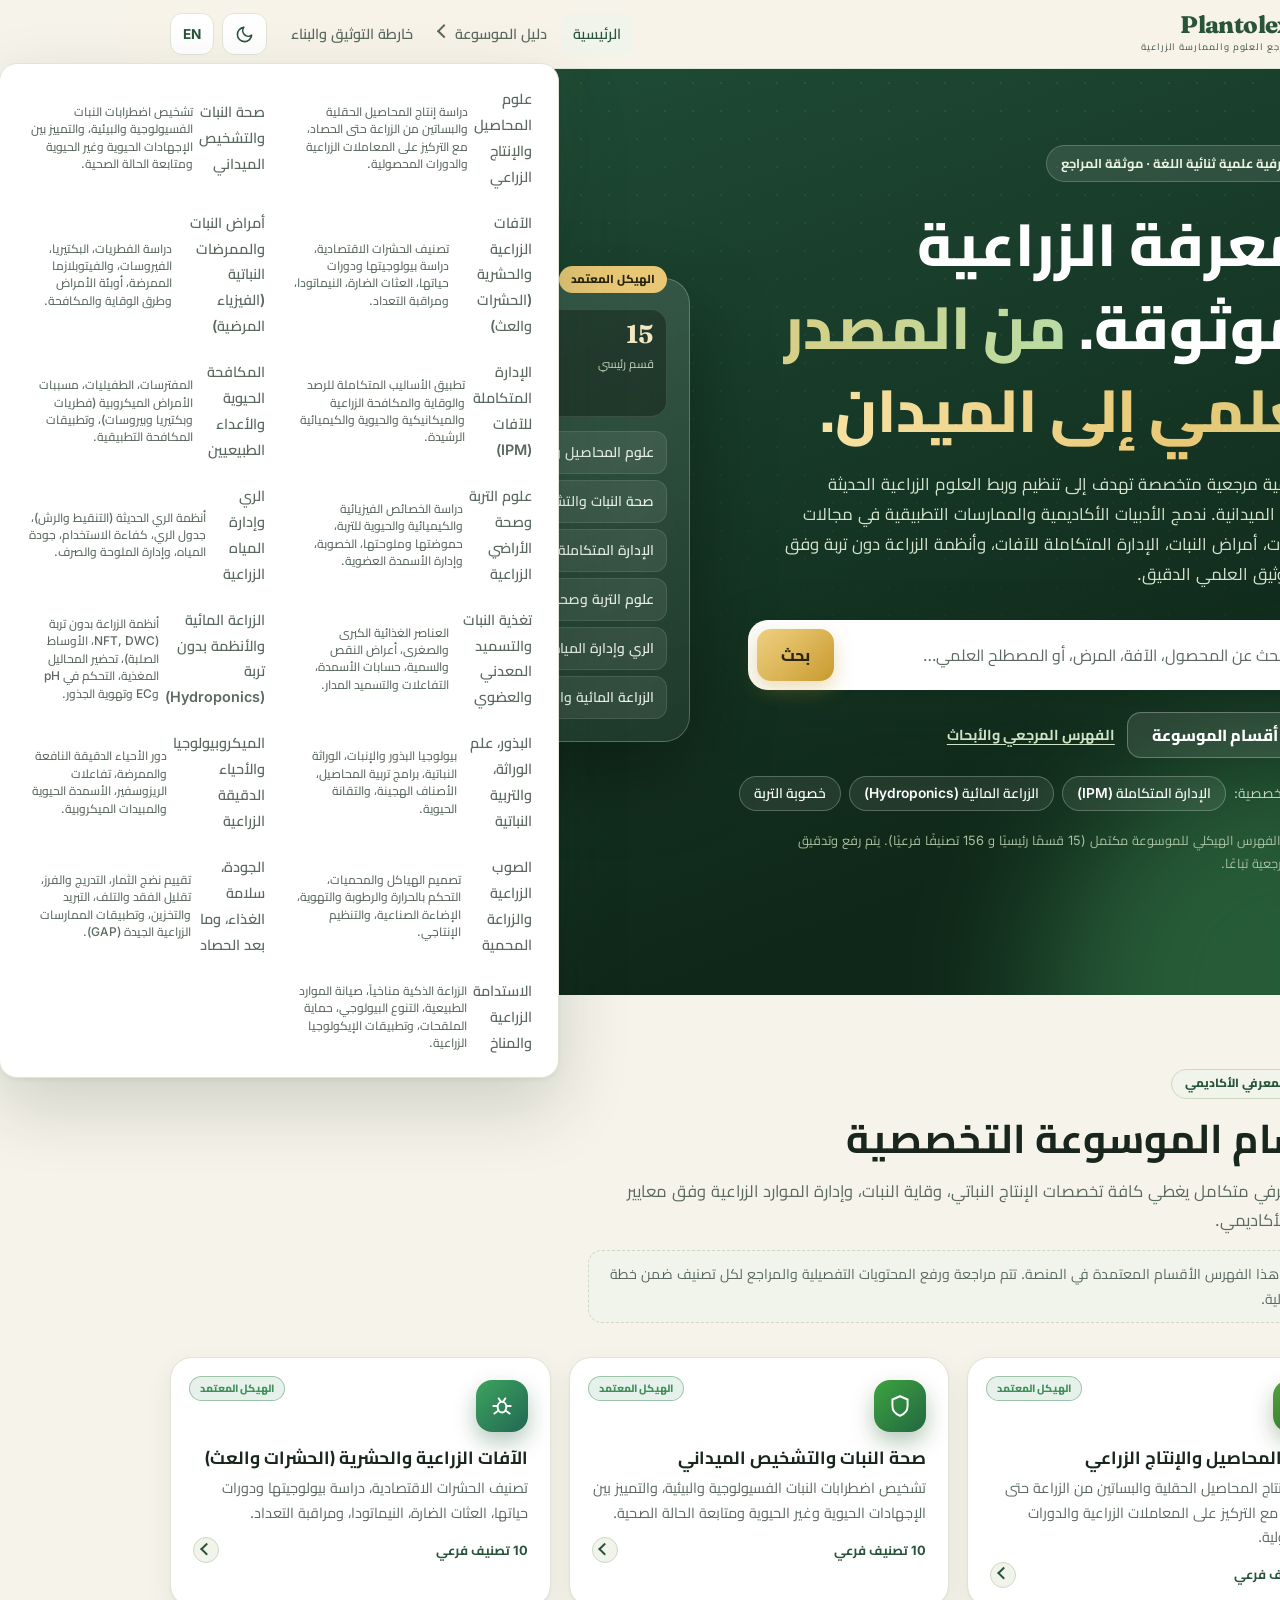
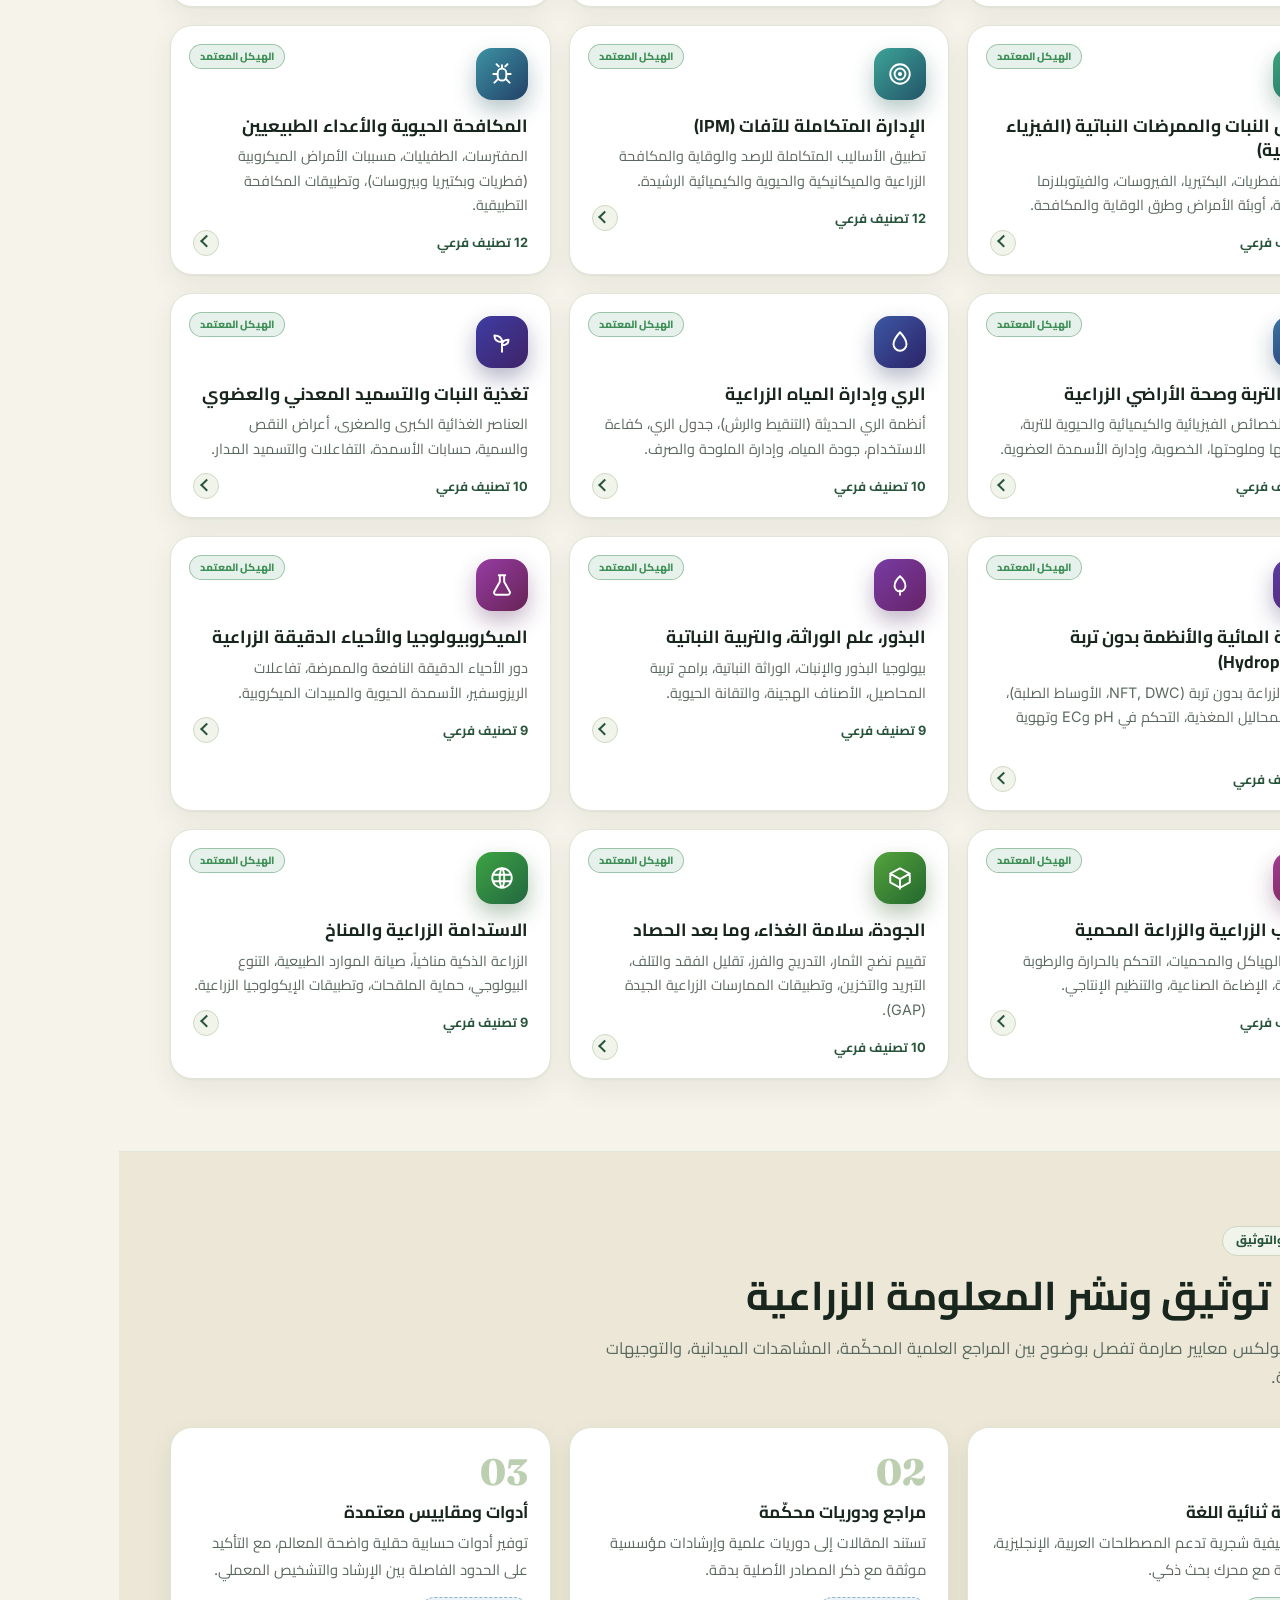
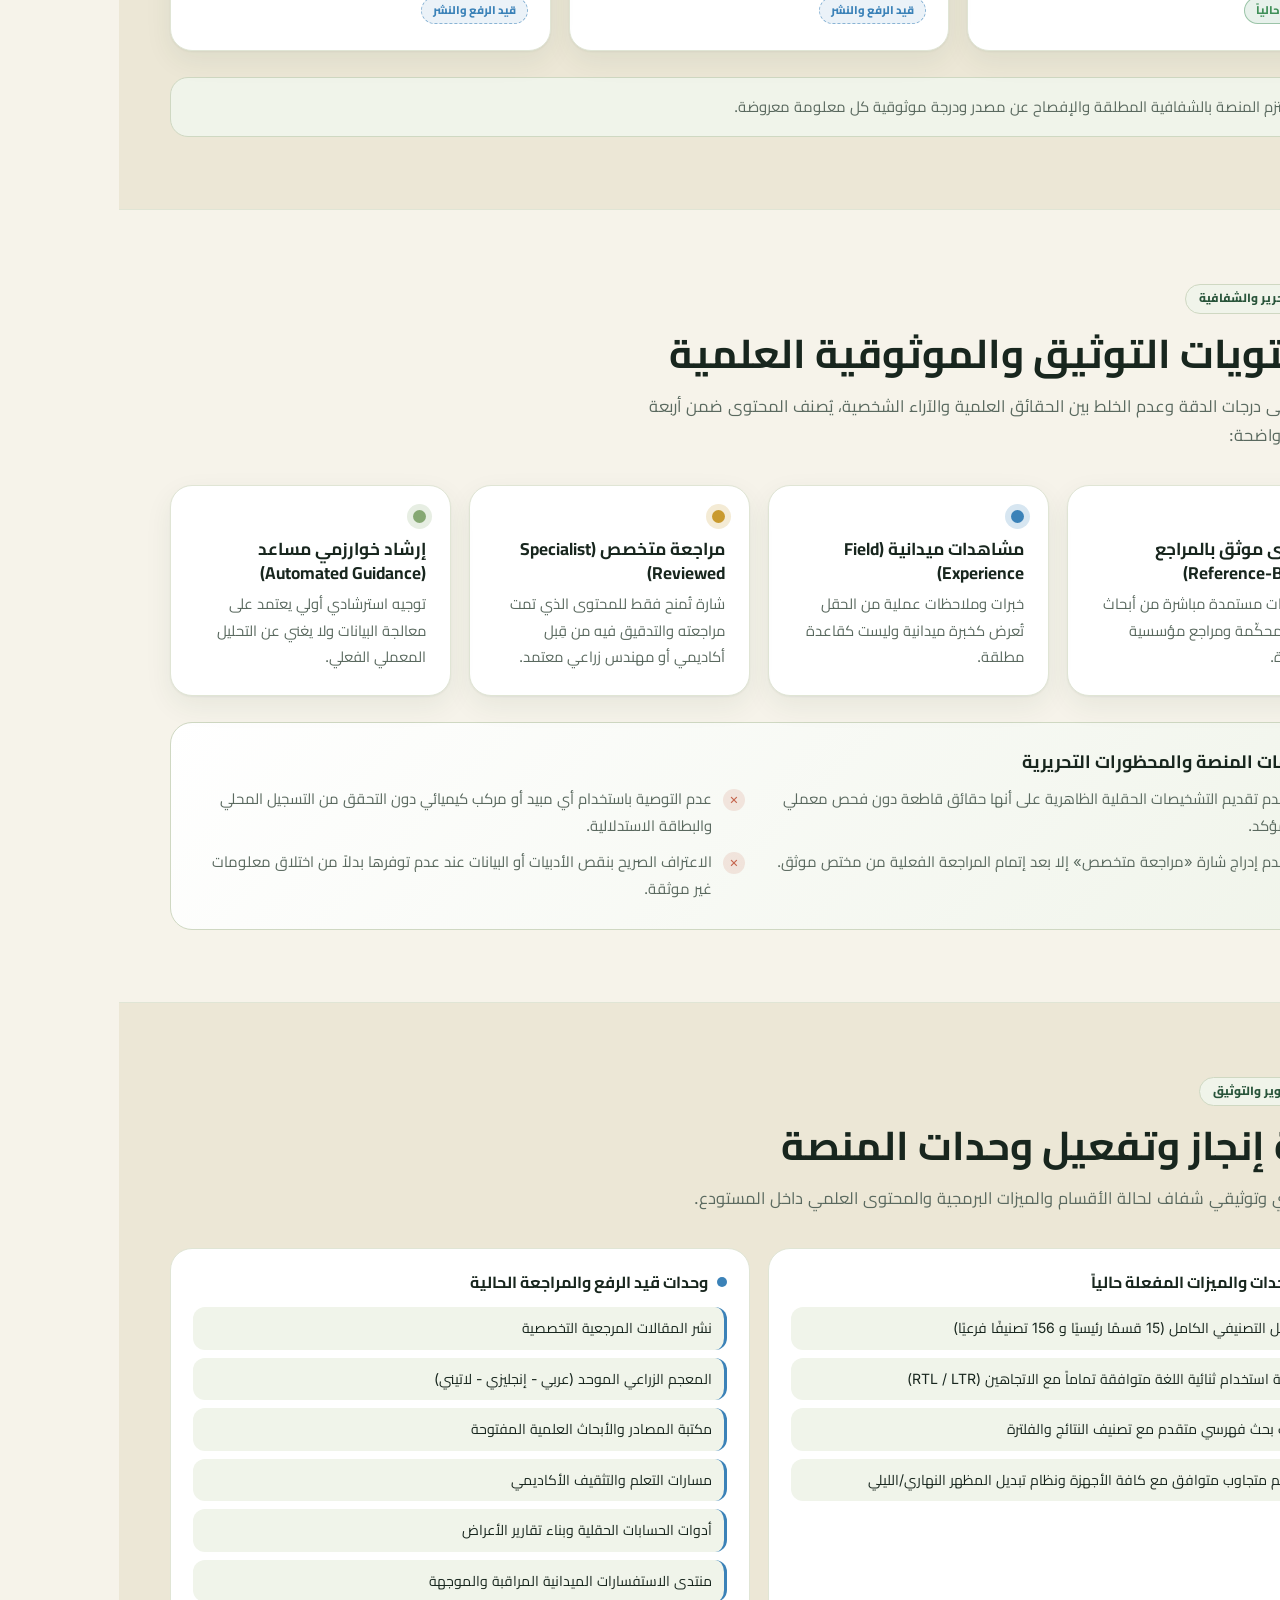
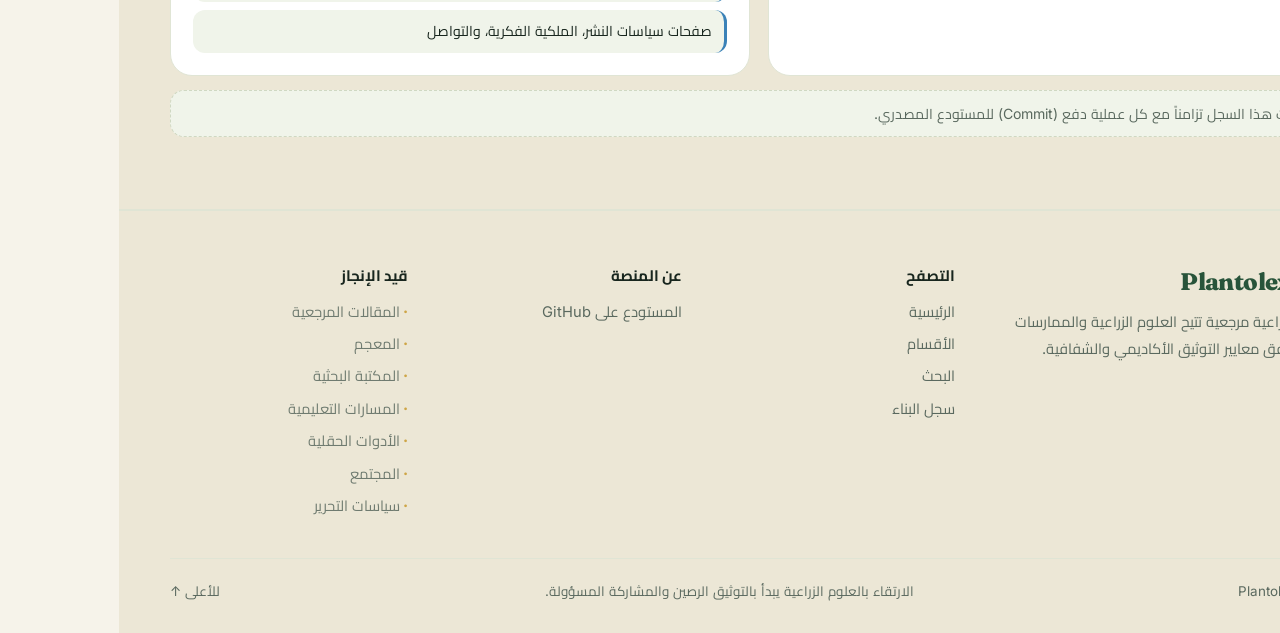
<file: index.html>
<!DOCTYPE html>
<html lang="ar" dir="rtl" data-theme="light">
<head>
<meta charset="UTF-8">
<meta name="viewport" content="width=device-width, initial-scale=1, viewport-fit=cover">
<meta name="color-scheme" content="light dark">
<meta name="theme-color" content="#14301f">
<meta name="description" content="Plantolex — The Agricultural Knowledge Encyclopedia. بلانتولكس: موسوعة زراعية ثنائية اللغة تربط البحث العلمي بالممارسة الميدانية.">
<meta property="og:title" content="Plantolex — The Agricultural Knowledge Encyclopedia">
<meta property="og:description" content="Bilingual agricultural encyclopedia: categories, references, learning, tools and community. موسوعة زراعية ثنائية اللغة.">
<meta property="og:type" content="website">
<title>Plantolex | The Agricultural Knowledge Encyclopedia</title>
<link rel="icon" href="data:image/svg+xml,%3Csvg xmlns='http://www.w3.org/2000/svg' viewBox='0 0 64 64'%3E%3Crect width='64' height='64' rx='15' fill='%2328543a'/%3E%3Cpath d='M32 47C21 43 17 31 21 20c10 2 15 12 11 27z' fill='%2386a873'/%3E%3Cpath d='M32 47c0-14 6-25 18-31 2 14-4 27-18 31z' fill='%23f4f1e7'/%3E%3C/svg%3E">
<link rel="preconnect" href="https://fonts.googleapis.com">
<link rel="preconnect" href="https://fonts.gstatic.com" crossorigin>
<link href="https://fonts.googleapis.com/css2?family=Cairo:wght@400;500;600;700;800&family=Fraunces:opsz,wght@9..144,600;9..144,700;9..144,800&family=Inter:wght@400;500;600;700&display=swap" rel="stylesheet">

<script>
(function () {
  var d = document.documentElement;
  try {
    var th = localStorage.getItem("plx-theme");
    if (!th) th = (window.matchMedia && matchMedia("(prefers-color-scheme: dark)").matches) ? "dark" : "light";
    d.setAttribute("data-theme", th);
    var lg = localStorage.getItem("plx-lang") === "en" ? "en" : "ar";
    d.lang = lg;
    d.dir = lg === "ar" ? "rtl" : "ltr";
  } catch (e) {}
})();
</script>
<link rel="stylesheet" href="styles.css">
</head>
<body>
<a class="skip" href="#main" data-i18n="skip"></a>
<div id="bar" aria-hidden="true"></div>

<svg width="0" height="0" style="position:absolute" aria-hidden="true" focusable="false">
  <symbol id="logo" viewBox="40 30 830 560">
    <path style="fill:var(--ink)" d="M150 347 L113 460 C240 462 380 495 447 523 L452 552 C380 502 200 472 58 497 L122 360Z"/>
    <path style="fill:var(--ink)" d="M762 347 L800 460 C672 462 535 495 468 523 L463 552 C535 502 715 472 852 497 L790 360Z"/>
    <path style="fill:var(--ink)" d="M440 538 C446 570 470 570 476 538 L470 522 L446 522Z"/>
    <path style="fill:var(--sage)" d="M188 320 C320 335 410 410 445 516 C360 450 250 425 155 425Z"/>
    <path style="fill:var(--sage)" d="M727 320 C595 335 505 410 470 516 C555 450 665 425 758 422Z"/>
    <path style="fill:var(--sage)" d="M218 130 C300 135 400 180 428 290 C432 330 435 360 440 388 C400 360 350 340 320 320 C250 280 215 210 218 130Z"/>
    <path style="fill:var(--sage)" d="M440 385 C448 430 455 480 456 522 C462 480 468 430 478 380 C465 360 450 370 440 385Z"/>
    <path style="fill:var(--ink)" fill-rule="evenodd" d="M695 45 C700 150 660 250 560 310 C520 330 490 345 475 380 C470 340 460 300 460 240 C470 120 560 70 695 45Z M600 153 C540 185 490 250 465 300 C478 245 520 195 600 153Z"/>
  </symbol>
</svg>

<header class="top">
  <div class="wrap nav">
    <a class="brand" href="#home" aria-label="Plantolex">
      <svg viewBox="40 30 830 560" aria-hidden="true"><use href="#logo"></use></svg>
      <span><b>Plantolex</b><small data-i18n="brandSub"></small></span>
    </a>
    <nav class="main" id="nav">
      <a href="#home" data-i18n="navHome"></a>
      <div class="dd" id="dd">
        <button type="button" id="ddBtn" aria-expanded="false" aria-controls="ddMenu">
          <span data-i18n="navEncyclopedia"></span><span class="caret" aria-hidden="true"></span>
        </button>
        <div class="ddmenu" id="ddMenu"></div>
      </div>
      <a href="#build" data-i18n="navPreview"></a>
    </nav>
    <div class="tools">
      <button class="ib" id="themeBtn" type="button">
        <svg class="moon" viewBox="0 0 24 24"><path d="M21 12.8A9 9 0 1 1 11.2 3a7 7 0 0 0 9.8 9.8z"/></svg>
        <svg class="sun" viewBox="0 0 24 24"><circle cx="12" cy="12" r="4"/><path d="M12 2v2M12 20v2M4.9 4.9l1.4 1.4M17.7 17.7l1.4 1.4M2 12h2M20 12h2M4.9 19.1l1.4-1.4M17.7 6.3l1.4-1.4"/></svg>
      </button>
      <button class="ib" id="langBtn" type="button"></button>
      <button class="ib" id="menuBtn" type="button" aria-expanded="false" aria-controls="nav">
        <svg viewBox="0 0 24 24"><path d="M4 7h16M4 12h16M4 17h16"/></svg>
      </button>
    </div>
  </div>
</header>

<section class="hero" id="home">
  <i class="blob b1" aria-hidden="true"></i><i class="blob b2" aria-hidden="true"></i>
  <div class="wrap hgrid">
    <div>
      <span class="eyebrow"><span data-i18n="eyebrow"></span></span>
      <h1 data-i18n="heroTitle"></h1>
      <p class="lead" data-i18n="heroLead"></p>

      <form class="search" id="sform" role="search">
        <svg viewBox="0 0 24 24" aria-hidden="true"><circle cx="11" cy="11" r="7"/><path d="M20 20l-3.5-3.5"/></svg>
        <input id="q" type="search" autocomplete="off" enterkeyhint="search">
        <button class="btn" type="submit" data-i18n="searchBtn"></button>
      </form>

      <div class="hero-cta">
        <a class="btn ghost" href="#categories" data-i18n="ctaExplore"></a>
        <a class="text-link" href="#build" data-i18n="ctaSecondary"></a>
      </div>

      <div class="chips">
        <span data-i18n="tryLabel"></span>
        <button class="chip" type="button" data-q="IPM" data-i18n="chipIPM"></button>
        <button class="chip" type="button" data-q="hydroponics" data-i18n="chipHydro"></button>
        <button class="chip" type="button" data-q="soil" data-i18n="chipSoil"></button>
      </div>

      <p class="hero-note" data-i18n="heroNote"></p>
    </div>

    <aside class="hcard" aria-label="Directory">
      <span class="tagline" data-i18n="stStructure"></span>
      <div class="hstats">
        <div class="hstat"><b id="statCats">15</b><span data-i18n="lblCats"></span></div>
        <div class="hstat"><b id="statSubs">156</b><span data-i18n="lblSubs"></span></div>
        <div class="hstat"><b id="statLangs">2</b><span data-i18n="lblLangs"></span></div>
      </div>
      <div class="hlinks" id="heroLinks"></div>
    </aside>
  </div>
</section>

<div class="wrap">
  <section class="results" id="results" aria-live="polite" hidden>
    <div class="rhead">
      <div><h2 data-i18n="rTitle"></h2><div id="rsum"></div></div>
      <button class="rlink" id="clear" type="button" data-i18n="rClear"></button>
    </div>
    <div class="rfilters" id="rfilters" role="group">
      <button class="rf" type="button" data-f="all" aria-pressed="true" data-i18n="rAll"></button>
      <button class="rf" type="button" data-f="cat" aria-pressed="false" data-i18n="rCat"></button>
      <button class="rf" type="button" data-f="sub" aria-pressed="false" data-i18n="rSub"></button>
    </div>
    <div class="rlist" id="rlist"></div>
  </section>
</div>

<main id="main">
  <section class="s" id="categories">
    <div class="wrap">
      <div class="head rv">
        <span class="tag" data-i18n="catTag"></span>
        <h2 data-i18n="catTitle"></h2>
        <p data-i18n="catS"></p>
        <div class="note" data-i18n="catNote"></div>
      </div>
      <div class="catgrid rv" id="catGrid"></div>
    </div>
  </section>

  <section class="s alt" id="how">
    <div class="wrap">
      <div class="head rv">
        <span class="tag" data-i18n="howTag"></span>
        <h2 data-i18n="howT"></h2>
        <p data-i18n="howS"></p>
      </div>
      <div class="steps rv">
        <div class="step">
          <div class="n">01</div>
          <h3 data-i18n="howN1T"></h3>
          <p data-i18n="howN1B"></p>
          <span class="badge now" data-i18n="badgeNow"></span>
        </div>
        <div class="step">
          <div class="n">02</div>
          <h3 data-i18n="howN2T"></h3>
          <p data-i18n="howN2B"></p>
          <span class="badge build" data-i18n="badgeBuild"></span>
        </div>
        <div class="step">
          <div class="n">03</div>
          <h3 data-i18n="howN3T"></h3>
          <p data-i18n="howN3B"></p>
          <span class="badge build" data-i18n="badgeBuild"></span>
        </div>
      </div>
      <div class="callout rv">
        <svg viewBox="0 0 24 24" aria-hidden="true"><circle cx="12" cy="12" r="9"/><path d="M12 8h.01M11 12h1v5h1"/></svg>
        <span data-i18n="howNote"></span>
      </div>
    </div>
  </section>

  <section class="s" id="trust">
    <div class="wrap">
      <div class="head rv">
        <span class="tag" data-i18n="trustTag"></span>
        <h2 data-i18n="trustT"></h2>
        <p data-i18n="trustS"></p>
      </div>
      <div class="grid g4 rv">
        <div class="trustcard"><div class="dot" style="--c:var(--c-ref)"></div><h3 data-i18n="t1T"></h3><p data-i18n="t1P"></p></div>
        <div class="trustcard"><div class="dot" style="--c:var(--c-plan)"></div><h3 data-i18n="t2T"></h3><p data-i18n="t2P"></p></div>
        <div class="trustcard"><div class="dot" style="--c:var(--c-spec)"></div><h3 data-i18n="t3T"></h3><p data-i18n="t3P"></p></div>
        <div class="trustcard"><div class="dot" style="--c:var(--sage)"></div><h3 data-i18n="t4T"></h3><p data-i18n="t4P"></p></div>
      </div>
      <div class="never rv">
        <h3 data-i18n="neverT"></h3>
        <ul>
          <li data-i18n="nev1"></li>
          <li data-i18n="nev2"></li>
          <li data-i18n="nev3"></li>
          <li data-i18n="nev4"></li>
        </ul>
      </div>
    </div>
  </section>

  <section class="s alt" id="build">
    <div class="wrap">
      <div class="head rv">
        <span class="tag" data-i18n="buildTag"></span>
        <h2 data-i18n="buildT"></h2>
        <p data-i18n="buildS"></p>
      </div>
      <div class="buildgrid rv">
        <div class="buildcol live">
          <h3><i aria-hidden="true"></i><span data-i18n="liveT"></span></h3>
          <ul>
            <li data-i18n="live1"></li>
            <li data-i18n="live2"></li>
            <li data-i18n="live3"></li>
            <li data-i18n="live4"></li>
          </ul>
        </div>
        <div class="buildcol next">
          <h3><i aria-hidden="true"></i><span data-i18n="nextT"></span></h3>
          <ul>
            <li data-i18n="next1"></li>
            <li data-i18n="next2"></li>
            <li data-i18n="next3"></li>
            <li data-i18n="next4"></li>
            <li data-i18n="next5"></li>
            <li data-i18n="next6"></li>
            <li data-i18n="next7"></li>
          </ul>
        </div>
      </div>
      <p class="note rv" data-i18n="buildNote"></p>
    </div>
  </section>
</main>

<footer class="ft">
  <div class="wrap">
    <div class="fgrid">
      <div>
        <a class="brand" href="#home">
          <svg viewBox="40 30 830 560" aria-hidden="true"><use href="#logo"></use></svg>
          <span><b>Plantolex</b></span>
        </a>
        <p data-i18n="footAbout" style="max-width:380px"></p>
      </div>
      <div>
        <h4 data-i18n="fExplore"></h4>
        <ul>
          <li><a href="#home" data-i18n="fHome"></a></li>
          <li><a href="#categories" data-i18n="fCats"></a></li>
          <li><a href="#home" data-i18n="fSearch"></a></li>
          <li><a href="#build" data-i18n="fBuild"></a></li>
        </ul>
      </div>
      <div>
        <h4 data-i18n="fProject"></h4>
        <ul>
          <li><a href="https://github.com/Kuro-By-Aya/Plantolex" target="_blank" rel="noopener noreferrer" data-i18n="fGitHub"></a></li>
        </ul>
      </div>
      <div>
        <h4 data-i18n="fArriving"></h4>
        <ul class="arriving">
          <li data-i18n="sh1"></li>
          <li data-i18n="sh2"></li>
          <li data-i18n="sh3"></li>
          <li data-i18n="sh4"></li>
          <li data-i18n="sh5"></li>
          <li data-i18n="sh6"></li>
          <li data-i18n="sh7"></li>
        </ul>
      </div>
    </div>
    <div class="fbot">
      <span>© <span id="yr"></span> Plantolex</span>
      <span data-i18n="footTag"></span>
      <a href="#home" data-i18n="top"></a>
    </div>
  </div>
</footer>

<!-- المسارات مباشرة في الجذر دون مجلد content لتجنب الأخطاء -->
<script src="ui.js"></script>
<script src="categories.js"></script>
<script src="app.js"></script>
</body>
</html>
</file>
<file: styles.css>
:root{
  --bg:#f6f3ea;--bg2:#ece7d6;--surface:#fff;--surface2:#f0f4ea;--surface3:#e6eddc;
  --text:#18261e;--muted:#5a695f;--line:#e0e5d5;--line2:#cfd8c2;
  --brand:#28543a;--sage:#86a873;--gold:#e8c875;--gold2:#c99a2e;
  --ink:#28543a;--ink-soft:#386b49;
  --c-ref:#3f8f58;--c-spec:#c99a2e;--c-plan:#3b82b8;
  --shadow:0 1px 2px rgba(24,48,32,.05),0 10px 28px rgba(31,65,42,.07);
  --shadow-lg:0 2px 4px rgba(24,48,32,.06),0 28px 70px rgba(20,48,31,.18);
  --hero-a:#21503a;--hero-b:#0f2718;
  --fd:"Fraunces","Cairo",Georgia,serif;
  --fb:"Inter","Cairo",system-ui,-apple-system,"Segoe UI",Tahoma,sans-serif;
  --r:22px;
}
[data-theme="dark"]{
  --bg:#0c1510;--bg2:#101c15;--surface:#15241b;--surface2:#1a2d22;--surface3:#21382a;
  --text:#e8efe3;--muted:#9bb0a1;--line:#233829;--line2:#2f4a38;
  --brand:#9fc58a;--gold:#e8c875;--gold2:#e8c875;
  --ink:#b4d8a0;--ink-soft:#9fc58a;
  --c-ref:#62bd7d;--c-spec:#e8c875;--c-plan:#6ab0e3;
  --shadow:0 1px 2px rgba(0,0,0,.3),0 10px 28px rgba(0,0,0,.35);
  --shadow-lg:0 2px 4px rgba(0,0,0,.4),0 28px 70px rgba(0,0,0,.55);
  --hero-a:#16301f;--hero-b:#08110c;
}

*{box-sizing:border-box;margin:0;padding:0}
html{scroll-behavior:smooth;scroll-padding-top:88px;-webkit-text-size-adjust:100%}
body{background:var(--bg);color:var(--text);font-family:var(--fb);line-height:1.8;
  -webkit-font-smoothing:antialiased;transition:background .3s,color .3s;overflow-x:hidden}
button,input{font:inherit;color:inherit}
button{cursor:pointer;-webkit-tap-highlight-color:transparent;background:none;border:0}
a{color:inherit}
:focus-visible{outline:3px solid var(--gold);outline-offset:3px;border-radius:8px}
[hidden]{display:none!important}
.wrap{width:min(1180px,92%);margin-inline:auto}
h1,h2,h3,h4{font-family:var(--fd);line-height:1.25;letter-spacing:-.015em}
html[lang="ar"] h1,html[lang="ar"] h2,html[lang="ar"] h3,html[lang="ar"] h4{font-family:"Cairo",var(--fd);letter-spacing:0;line-height:1.4}
.skip{position:absolute;inset-inline-start:12px;top:-60px;background:var(--gold);color:#241e08;
  padding:10px 16px;border-radius:10px;font-weight:700;z-index:200;text-decoration:none}
.skip:focus{top:10px}
#bar{position:fixed;top:0;inset-inline:0;height:3px;z-index:120;
  background:linear-gradient(90deg,var(--sage),var(--gold));transform-origin:left;transform:scaleX(0)}
[dir="rtl"] #bar{transform-origin:right}

header.top{position:sticky;top:0;z-index:100;
  background:color-mix(in srgb,var(--bg) 78%,transparent);
  -webkit-backdrop-filter:saturate(1.5) blur(16px);backdrop-filter:saturate(1.5) blur(16px);
  border-bottom:1px solid var(--line)}
.nav{display:flex;align-items:center;gap:12px;min-height:68px}
.brand{display:flex;align-items:center;gap:11px;text-decoration:none;margin-inline-end:auto}
.brand svg{width:46px;height:32px;flex-shrink:0;overflow:visible}
.brand b{display:block;font-family:"Fraunces",Georgia,serif;font-size:1.5rem;font-weight:800;
  color:var(--ink);line-height:1.05;letter-spacing:-.025em}
.brand small{display:block;font-size:.58rem;letter-spacing:.1em;text-transform:uppercase;
  color:var(--muted);font-weight:600;margin-top:2px}
nav.main{display:flex;gap:2px;align-items:center}
nav.main a,nav.main .dd>button{text-decoration:none;font-size:.9rem;font-weight:600;color:var(--muted);
  padding:8px 12px;border-radius:10px;transition:.2s;display:inline-flex;align-items:center;gap:6px}
nav.main a:hover,nav.main a.on,nav.main .dd>button:hover,nav.main .dd.open>button{color:var(--ink);background:var(--surface2)}
.dd{position:relative}
.dd>button .caret{width:10px;height:10px;border-inline-end:2px solid currentColor;
  border-bottom:2px solid currentColor;transform:rotate(45deg) translate(-2px,-2px);transition:.2s}
.dd.open>button .caret{transform:rotate(-135deg) translate(-1px,-1px)}
.ddmenu{position:absolute;top:calc(100% + 8px);inset-inline-start:0;min-width:min(560px,86vw);
  background:var(--surface);border:1px solid var(--line);border-radius:18px;box-shadow:var(--shadow-lg);
  padding:14px;display:grid;grid-template-columns:repeat(2,minmax(0,1fr));gap:4px;z-index:110}
.ddmenu a{display:block;text-decoration:none;padding:9px 12px;border-radius:12px;font-size:.88rem;
  font-weight:600;color:var(--text);transition:.15s}
.ddmenu a small{display:block;font-weight:500;color:var(--muted);font-size:.75rem;line-height:1.45}
.ddmenu a:hover{background:var(--surface2);color:var(--ink)}
.tools{display:flex;gap:8px}
.ib{height:42px;min-width:42px;padding:0 12px;border-radius:12px;border:1px solid var(--line);
  background:var(--surface);display:inline-flex;align-items:center;justify-content:center;gap:6px;
  font-weight:700;font-size:.85rem;color:var(--ink);transition:.2s}
.ib:hover{border-color:var(--sage);transform:translateY(-1px)}
.ib svg{width:19px;height:19px;stroke:currentColor;fill:none;stroke-width:2;stroke-linecap:round;stroke-linejoin:round}
.sun{display:none}[data-theme="dark"] .sun{display:block}[data-theme="dark"] .moon{display:none}
#menuBtn{display:none}

.hero{position:relative;overflow:hidden;color:#fff;padding:76px 0 120px;
  border-radius:0 0 48px 48px;isolation:isolate;
  background:linear-gradient(160deg,var(--hero-a),var(--hero-b) 80%)}
.hero .blob{position:absolute;border-radius:50%;filter:blur(70px);opacity:.55;z-index:-1;
  animation:drift 18s ease-in-out infinite alternate}
.hero .b1{width:460px;height:460px;background:#c9a64a;top:-190px;inset-inline-end:-120px;opacity:.32}
.hero .b2{width:520px;height:520px;background:#3f8f58;bottom:-260px;inset-inline-start:-160px;opacity:.5;animation-delay:-6s}
@keyframes drift{to{transform:translate(40px,-30px) scale(1.12)}}
.hero::before{content:"";position:absolute;inset:0;z-index:-1;opacity:.55;pointer-events:none;
  background-image:radial-gradient(rgba(255,255,255,.13) 1px,transparent 1px);background-size:28px 28px;
  -webkit-mask-image:linear-gradient(to bottom,#000,transparent 85%);mask-image:linear-gradient(to bottom,#000,transparent 85%)}
.hgrid{display:grid;grid-template-columns:minmax(0,1.08fr) minmax(0,.92fr);gap:48px;align-items:center}
.hgrid>*{min-width:0}
.eyebrow{display:inline-flex;align-items:center;gap:9px;font-size:.8rem;font-weight:700;color:#eaf2e0;
  background:rgba(255,255,255,.1);border:1px solid rgba(255,255,255,.2);padding:6px 14px;border-radius:99px}
.hero h1{font-size:clamp(2.1rem,5.2vw,3.7rem);margin:22px 0 16px;font-weight:800}
.hero h1 em{font-style:normal;background:linear-gradient(90deg,#f6e2a3,#e8c875 45%,#b9dca4);
  -webkit-background-clip:text;background-clip:text;color:transparent}
.lead{max-width:580px;color:#d6e4cf;font-size:1.05rem}
.search{display:flex;gap:8px;max-width:600px;margin-top:30px;background:var(--surface);border-radius:20px;
  padding:8px;box-shadow:var(--shadow-lg);border:1px solid rgba(255,255,255,.14)}
.search>svg{width:22px;height:22px;stroke:var(--muted);fill:none;stroke-width:2;stroke-linecap:round;
  margin:auto 10px;flex-shrink:0}
.search input{flex:1;min-width:0;border:0;outline:0;background:transparent;color:var(--text);padding:12px 2px;font-size:1rem}
.search input::placeholder{color:var(--muted)}
.btn{border-radius:14px;background:linear-gradient(135deg,#f0d283,var(--gold2));color:#2a2410;font-weight:800;
  padding:0 24px;min-height:46px;transition:.2s;box-shadow:0 8px 20px rgba(201,154,46,.35);
  display:inline-flex;align-items:center;justify-content:center;gap:8px;text-decoration:none}
.btn:hover{transform:translateY(-2px);filter:brightness(1.06)}
.btn.ghost{background:rgba(255,255,255,.1);color:#fff;border:1px solid rgba(255,255,255,.28);box-shadow:none}
.btn.ghost:hover{background:rgba(255,255,255,.2)}
.hero-cta{display:flex;flex-wrap:wrap;gap:12px;align-items:center;margin-top:22px}
.hero-cta .text-link{color:#cfe3c6;font-weight:700;font-size:.9rem;text-decoration:underline;text-underline-offset:4px}
.hero-cta .text-link:hover{color:#fff}
.chips{display:flex;flex-wrap:wrap;gap:8px;align-items:center;margin-top:18px;font-size:.86rem;color:#c5d8bd}
.chip{border:1px solid rgba(255,255,255,.24);background:rgba(255,255,255,.08);color:#fff;
  padding:4px 14px;border-radius:99px;font-weight:600;transition:.2s}
.chip:hover{background:rgba(255,255,255,.2)}
.hero-note{margin-top:18px;font-size:.8rem;color:#a9c0a2;max-width:560px}

.hcard{position:relative;border-radius:26px;padding:22px;background:linear-gradient(160deg,rgba(255,255,255,.14),rgba(255,255,255,.05));
  border:1px solid rgba(255,255,255,.22);-webkit-backdrop-filter:blur(18px);backdrop-filter:blur(18px);
  box-shadow:0 30px 80px rgba(0,0,0,.35)}
.hcard .tagline{position:absolute;top:-13px;inset-inline-start:22px;background:var(--gold);color:#2a2410;
  font-size:.72rem;font-weight:800;padding:3px 12px;border-radius:99px}
.hstats{display:flex;gap:10px;margin:8px 0 14px;flex-wrap:wrap}
.hstat{flex:1 1 90px;background:rgba(10,24,16,.4);border:1px solid rgba(255,255,255,.12);border-radius:16px;padding:10px 12px}
.hstat b{display:block;font-family:"Fraunces",serif;font-size:1.6rem;line-height:1.1;color:#f2e7bf}
.hstat span{font-size:.72rem;color:#c3d4bc}
.hlinks{display:grid;gap:6px}
.hlinks a{display:flex;justify-content:space-between;gap:10px;text-decoration:none;font-size:.87rem;font-weight:600;
  color:#e7f0e2;background:rgba(255,255,255,.08);border:1px solid rgba(255,255,255,.1);
  border-radius:12px;padding:8px 12px;transition:.15s}
.hlinks a:hover{background:rgba(255,255,255,.18)}
.hlinks a i{font-style:normal;color:#a9c0a2;font-size:.78rem;font-weight:500}

main{position:relative}
section.s{padding:72px 0}
section.s.alt{background:var(--bg2);border-block:1px solid var(--line)}
.head{max-width:760px;margin-bottom:34px}
.tag{display:inline-flex;align-items:center;gap:8px;font-size:.74rem;font-weight:800;color:var(--ink);
  background:var(--surface2);border:1px solid var(--line2);padding:3px 13px;border-radius:99px;
  margin-bottom:12px;letter-spacing:.05em;text-transform:uppercase}
html[lang="ar"] .tag{letter-spacing:0;text-transform:none}
h2{font-size:clamp(1.7rem,3.6vw,2.5rem);color:var(--text)}
.head p{color:var(--muted);margin-top:10px;font-size:1.03rem}
.note{margin-top:14px;font-size:.88rem;color:var(--muted);background:var(--surface2);
  border:1px dashed var(--line2);border-radius:14px;padding:10px 14px}
.grid{display:grid;gap:18px}
.g3{grid-template-columns:repeat(3,minmax(0,1fr))}
.g4{grid-template-columns:repeat(4,minmax(0,1fr))}
.g2{grid-template-columns:repeat(2,minmax(0,1fr))}

.catgrid{display:grid;grid-template-columns:repeat(3,minmax(0,1fr));gap:18px}
.cat{background:var(--surface);border:1px solid var(--line);border-radius:var(--r);box-shadow:var(--shadow);
  overflow:hidden;transition:border-color .25s,box-shadow .25s;scroll-margin-top:96px}
.cat:hover{border-color:var(--sage)}
.cat.open{border-color:var(--sage);box-shadow:var(--shadow-lg)}
.cat-head{display:block;width:100%;text-align:start;padding:22px 22px 18px;position:relative}
.tile{width:52px;height:52px;border-radius:16px;display:grid;place-items:center;margin-bottom:14px;
  background:linear-gradient(135deg,hsl(var(--h) 46% 44%),hsl(calc(var(--h) + 24) 50% 27%));
  box-shadow:0 10px 22px hsl(var(--h) 50% 22% / .32)}
.tile svg{width:26px;height:26px;stroke:#fff;fill:none;stroke-width:1.8;stroke-linecap:round;stroke-linejoin:round}
.st{position:absolute;top:18px;inset-inline-end:18px;font-size:.66rem;font-weight:800;padding:2px 10px;
  border-radius:99px;border:1px solid color-mix(in srgb,var(--c-ref) 45%,transparent);
  color:var(--c-ref);background:color-mix(in srgb,var(--c-ref) 12%,transparent)}
.cat h3{font-size:1.1rem;margin-bottom:6px}
.cat .desc{color:var(--muted);font-size:.9rem;line-height:1.7}
.cat-meta{display:flex;align-items:center;justify-content:space-between;gap:8px;margin-top:12px;
  font-size:.8rem;font-weight:700;color:var(--ink)}
.chev{width:26px;height:26px;border-radius:50%;background:var(--surface2);border:1px solid var(--line2);
  display:grid;place-items:center;transition:transform .25s;flex-shrink:0}
.chev::before{content:"";width:7px;height:7px;border-inline-end:2px solid var(--ink);
  border-bottom:2px solid var(--ink);transform:rotate(45deg) translate(-1px,-1px)}
.cat-head[aria-expanded="true"] .chev{transform:rotate(-180deg)}
.subs{border-top:1px solid var(--line);background:var(--surface2);padding:16px 22px 20px}
.subs-label{display:block;font-size:.72rem;font-weight:800;text-transform:uppercase;letter-spacing:.06em;
  color:var(--muted);margin-bottom:8px}
html[lang="ar"] .subs-label{text-transform:none;letter-spacing:0}
.sublist{list-style:none;display:flex;flex-wrap:wrap;gap:7px}
.sublist li{font-size:.82rem;font-weight:600;color:var(--text);background:var(--surface);
  border:1px solid var(--line);border-radius:99px;padding:4px 12px;line-height:1.5}

.steps{display:grid;grid-template-columns:repeat(3,minmax(0,1fr));gap:18px}
.step{background:var(--surface);border:1px solid var(--line);border-radius:var(--r);padding:26px 22px;box-shadow:var(--shadow)}
.step .n{font-family:"Fraunces",serif;font-size:2.3rem;font-weight:800;line-height:1;color:var(--sage);opacity:.55;margin-bottom:10px}
.step h3{font-size:1.06rem;margin-bottom:6px}
.step p{color:var(--muted);font-size:.92rem}
.badge{display:inline-block;margin-top:14px;font-size:.7rem;font-weight:800;border-radius:99px;padding:2px 11px}
.badge.now{color:var(--c-ref);border:1px solid color-mix(in srgb,var(--c-ref) 45%,transparent);
  background:color-mix(in srgb,var(--c-ref) 12%,transparent)}
.badge.build{color:var(--c-plan);border:1px dashed color-mix(in srgb,var(--c-plan) 55%,transparent);
  background:color-mix(in srgb,var(--c-plan) 10%,transparent)}
.callout{margin-top:26px;display:flex;gap:14px;align-items:flex-start;padding:16px 20px;border-radius:18px;
  background:var(--surface2);border:1px solid var(--line2);color:var(--muted);font-size:.93rem}
.callout svg{width:22px;height:22px;flex-shrink:0;stroke:var(--ink);fill:none;stroke-width:2;margin-top:3px;
  stroke-linecap:round;stroke-linejoin:round}

.trustcard{background:var(--surface);border:1px solid var(--line);border-radius:var(--r);padding:24px;box-shadow:var(--shadow)}
.trustcard .dot{width:13px;height:13px;border-radius:50%;margin-bottom:14px;background:var(--c);
  box-shadow:0 0 0 6px color-mix(in srgb,var(--c) 20%,transparent)}
.trustcard h3{font-size:1.08rem;margin-bottom:6px}
.trustcard p{color:var(--muted);font-size:.92rem}
.never{margin-top:26px;border-radius:var(--r);padding:26px;border:1px solid var(--line2);
  background:linear-gradient(135deg,var(--surface),var(--surface2))}
.never h3{font-size:1.12rem;margin-bottom:12px}
.never ul{list-style:none;display:grid;grid-template-columns:repeat(2,minmax(0,1fr));gap:10px 28px}
.never li{display:flex;gap:11px;color:var(--muted);font-size:.93rem}
.never li::before{content:"✕";flex-shrink:0;width:22px;height:22px;border-radius:50%;display:grid;place-items:center;
  font-size:.7rem;font-weight:800;color:#c4624a;background:rgba(196,98,74,.14);margin-top:3px}

.buildgrid{display:grid;grid-template-columns:repeat(2,minmax(0,1fr));gap:18px}
.buildcol{background:var(--surface);border:1px solid var(--line);border-radius:var(--r);padding:22px}
.buildcol h3{font-size:1rem;display:flex;gap:9px;align-items:center;margin-bottom:14px;font-family:var(--fb)}
html[lang="ar"] .buildcol h3{font-family:"Cairo",var(--fb)}
.buildcol h3 i{width:10px;height:10px;border-radius:50%;background:var(--c);flex-shrink:0}
.buildcol li{list-style:none;padding:10px 12px;border-radius:12px;background:var(--surface2);font-size:.88rem;
  margin-top:8px;color:var(--text);line-height:1.6;border-inline-start:3px solid var(--c)}
.buildcol.live{--c:var(--c-ref)}
.buildcol.next{--c:var(--c-plan)}

.results{margin:-64px auto 8px;position:relative;z-index:5;background:var(--surface);border:1px solid var(--sage);
  border-radius:26px;padding:26px;box-shadow:var(--shadow-lg)}
.rhead{display:flex;justify-content:space-between;gap:12px;align-items:flex-start;margin-bottom:14px;flex-wrap:wrap}
.results h2{font-size:1.35rem}
#rsum{color:var(--muted);font-size:.9rem}
.rfilters{display:flex;gap:8px;flex-wrap:wrap;margin-bottom:14px}
.rf{padding:7px 15px;border-radius:99px;border:1px solid var(--line2);background:var(--surface);
  font-weight:700;font-size:.83rem;color:var(--muted);transition:.2s}
.rf:hover{border-color:var(--sage)}
.rf[aria-pressed="true"]{background:var(--brand);border-color:var(--brand);color:#fff}
[data-theme="dark"] .rf[aria-pressed="true"]{color:#0c1510}
.rlist{display:grid;gap:12px;grid-template-columns:repeat(2,minmax(0,1fr))}
.ritem{border:1px solid var(--line);border-radius:16px;padding:14px 16px;background:var(--bg);
  display:flex;flex-direction:column;align-items:flex-start}
.ritem h3{font-size:1rem;margin-bottom:2px}
.ritem p{color:var(--muted);font-size:.88rem}
.pill{display:inline-block;font-size:.7rem;font-weight:800;padding:2px 11px;border-radius:99px;
  background:var(--surface2);color:var(--ink);border:1px solid var(--line2);margin-bottom:10px}
.rlink{color:var(--ink);font-weight:800;margin-top:10px;font-size:.88rem;text-decoration:underline;
  text-underline-offset:3px;background:none;border:0;padding:0;cursor:pointer}
.rlink:hover{color:var(--ink-soft)}
.empty{grid-column:1/-1;text-align:center;color:var(--muted);padding:26px 16px}

footer.ft{background:var(--bg2);border-top:1px solid var(--line);padding:54px 0 30px;color:var(--muted);font-size:.92rem}
.fgrid{display:grid;grid-template-columns:1.5fr 1fr 1fr 1fr;gap:36px;margin-bottom:32px}
.ft h4{font-size:.8rem;text-transform:uppercase;letter-spacing:.08em;color:var(--text);margin-bottom:12px;font-family:var(--fb)}
html[lang="ar"] .ft h4{text-transform:none;letter-spacing:0;font-family:"Cairo",var(--fb);font-size:.95rem}
.ft ul{list-style:none}.ft li{margin:6px 0}
.ft a{text-decoration:none}.ft a:hover{color:var(--ink);text-decoration:underline}
.ft .brand{margin-bottom:12px}
.ft .arriving li{color:var(--muted);opacity:.85}
.ft .arriving li::before{content:"· ";color:var(--gold2);font-weight:800}
.fbot{display:flex;justify-content:space-between;gap:12px;flex-wrap:wrap;border-top:1px solid var(--line);
  padding-top:20px;font-size:.84rem}

.crumbs{font-size:.83rem;color:var(--muted);padding:14px 0 0}
.crumbs ol{list-style:none;display:flex;flex-wrap:wrap;gap:6px;align-items:center}
.crumbs li+li::before{content:"›";margin-inline-end:6px;color:var(--line2)}
[dir="rtl"] .crumbs li+li::before{content:"‹"}
.crumbs a{text-decoration:none}.crumbs a:hover{text-decoration:underline;color:var(--ink)}
.crumbs [aria-current]{color:var(--text);font-weight:600}

.nf{min-height:56vh;display:grid;place-items:center;text-align:center;padding:60px 0}
.nf .code{font-family:"Fraunces",serif;font-size:clamp(4rem,14vw,7rem);font-weight:800;color:var(--sage);opacity:.5;line-height:1}
.nf h1{font-size:clamp(1.5rem,4vw,2.2rem);margin:8px 0 10px}
.nf p{color:var(--muted);max-width:460px;margin:0 auto 22px}

#toast{position:fixed;inset-inline:16px;bottom:calc(20px + env(safe-area-inset-bottom));max-width:480px;
  margin-inline:auto;background:#12301f;color:#fff;padding:14px 18px;border-radius:16px;box-shadow:var(--shadow-lg);
  font-size:.92rem;z-index:150;opacity:0;transform:translateY(20px);pointer-events:none;transition:.3s;
  border:1px solid rgba(255,255,255,.18)}
#toast.on{opacity:1;transform:none}

/* إظهار العناصر دائماً لمنع الشاشة الفارغة */
.rv{opacity:1;transform:none}

@media(max-width:1040px){
  nav.main{display:none;position:absolute;inset-inline:0;top:100%;background:var(--bg);
    border-bottom:1px solid var(--line);padding:10px 4% 16px;flex-direction:column;align-items:stretch;
    box-shadow:var(--shadow);max-height:calc(100vh - 68px);overflow:auto}
  nav.main.open{display:flex}
  nav.main a,nav.main .dd>button{padding:13px;font-size:1rem;justify-content:space-between;width:100%}
  .ddmenu{position:static;min-width:0;grid-template-columns:1fr;box-shadow:none;border:0;background:var(--surface2);
    margin-top:4px;padding:8px;display:none}
  .dd.open .ddmenu{display:grid}
  #menuBtn{display:inline-flex}
  .brand small{display:none}
}
@media(max-width:940px){
  .hgrid{grid-template-columns:minmax(0,1fr);gap:44px}
  .catgrid,.g3{grid-template-columns:repeat(2,minmax(0,1fr))}
  .g4,.steps{grid-template-columns:repeat(2,minmax(0,1fr))}
  .fgrid{grid-template-columns:1fr 1fr}
  .fgrid>:first-child{grid-column:1/-1}
}
@media(max-width:620px){
  .hero{padding:48px 0 96px;border-radius:0 0 32px 32px}
  section.s{padding:54px 0}
  .catgrid,.g2,.g3,.g4,.steps,.rlist,.buildgrid,.never ul{grid-template-columns:1fr}
  .btn{padding:0 18px}
  .results{padding:20px;margin-top:-52px}
  .head{margin-bottom:26px}
  .fgrid{grid-template-columns:1fr}
}
</file>
